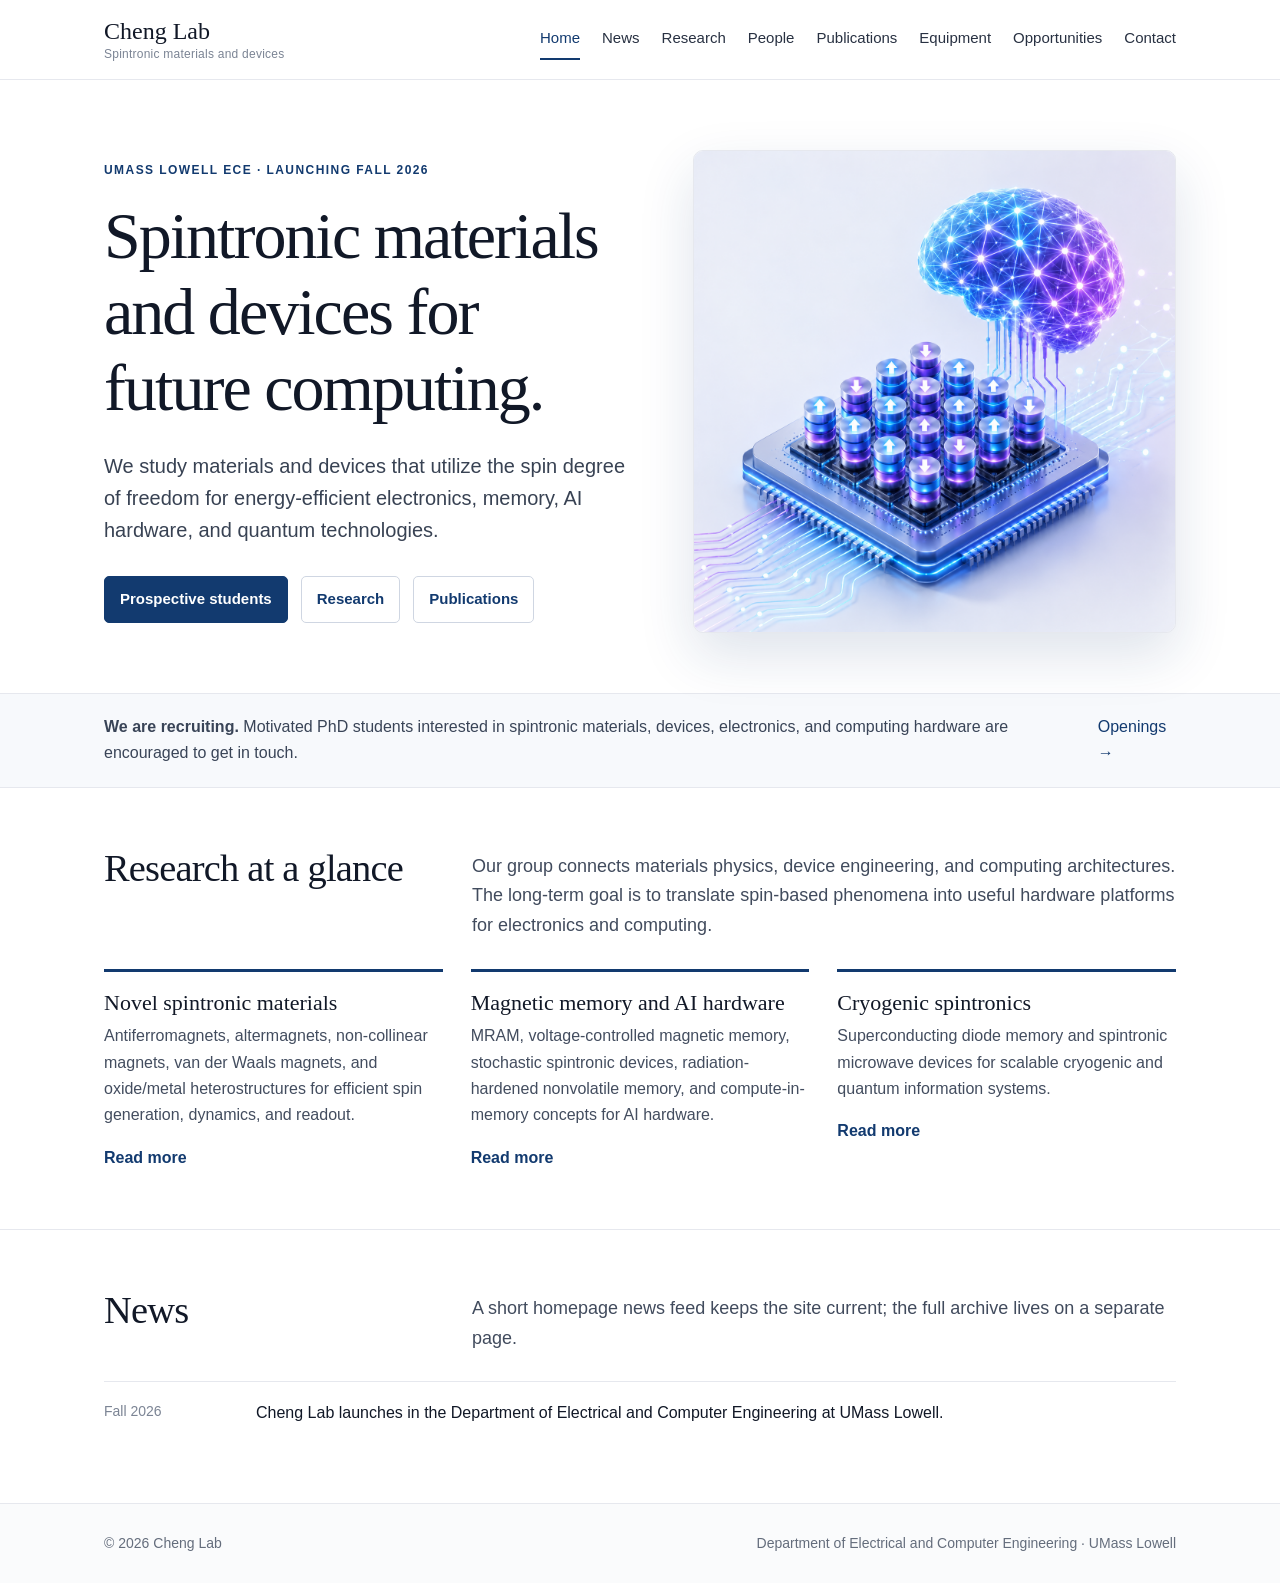
<file: index.html>
<!DOCTYPE html>
<html lang="en">
<head>
  <meta charset="utf-8" />
  <meta name="viewport" content="width=device-width, initial-scale=1" />
  <title>Cheng Lab | Spintronic Materials and Devices</title>
  <meta name="description" content="Cheng Research Group at UMass Lowell: spintronic materials, magnetic memory, electronics, and AI hardware." />
  <link rel="stylesheet" href="assets/style.css" />
</head>
<body>
  <header class="site-header">
    <div class="nav">
      <a class="brand" href="index.html">Cheng Lab<small>Spintronic materials and devices</small></a>
      <nav class="nav-links" aria-label="Main navigation">
        <a href="index.html" class="active">Home</a>
<a href="news.html" class="">News</a>
<a href="research.html" class="">Research</a>
<a href="team.html" class="">People</a>
<a href="publications.html" class="">Publications</a>
<a href="equipment.html" class="">Equipment</a>
<a href="opportunities.html" class="">Opportunities</a>
<a href="contact.html" class="">Contact</a>
      </nav>
    </div>
  </header>
  <main>

    <section class="hero">
      <div>
        <div class="kicker">UMass Lowell ECE · Launching Fall 2026</div>
        <h1>Spintronic materials and devices for future computing.</h1>
        <p class="lead">We study materials and devices that utilize the spin degree of freedom for energy-efficient electronics, memory, AI hardware, and quantum technologies.</p>
        <div class="actions">
          <a class="button primary" href="opportunities.html">Prospective students</a>
          <a class="button" href="research.html">Research</a>
          <a class="button" href="publications.html">Publications</a>
        </div>
      </div>
      <div class="hero-visual">
        <img src="assets/spin-cim.png" alt="Concept illustration of spintronic computing-in-memory hardware and an AI neural network" />
      </div>
    </section>

    <aside class="notice">
      <div class="wrap">
        <p><strong>We are recruiting.</strong> Motivated PhD students interested in spintronic materials, devices, electronics, and computing hardware are encouraged to get in touch.</p>
        <a href="opportunities.html">Openings →</a>
      </div>
    </aside>

    <section class="section">
      <div class="wrap">
        <div class="section-intro">
          <h2>Research at a glance</h2>
          <p>Our group connects materials physics, device engineering, and computing architectures. The long-term goal is to translate spin-based phenomena into useful hardware platforms for electronics and computing.</p>
        </div>
        <div class="grid-3">
          <article class="research-card">
            <h3>Novel spintronic materials</h3>
            <p>Antiferromagnets, altermagnets, non-collinear magnets, van der Waals magnets, and oxide/metal heterostructures for efficient spin generation, dynamics, and readout.</p>
            <a href="research.html#afm">Read more</a>
          </article>
          <article class="research-card">
            <h3>Magnetic memory and AI hardware</h3>
            <p>MRAM, voltage-controlled magnetic memory, stochastic spintronic devices, radiation-hardened nonvolatile memory, and compute-in-memory concepts for AI hardware.</p>
            <a href="research.html#mram">Read more</a>
          </article>
          <article class="research-card">
            <h3>Cryogenic spintronics</h3>
            <p>Superconducting diode memory and spintronic microwave devices for scalable cryogenic and quantum information systems.</p>
            <a href="research.html#cryo">Read more</a>
          </article>
        </div>
      </div>
    </section>

    <section class="section">
      <div class="wrap">
        <div class="section-intro">
          <h2>News</h2>
          <p>A short homepage news feed keeps the site current; the full archive lives on a separate page.</p>
        </div>
        <ul class="news-list">
          <li><span class="date">Fall 2026</span><p>Cheng Lab launches in the Department of Electrical and Computer Engineering at UMass Lowell.</p></li>
        </ul>
      </div>
    </section>

  </main>
  <footer class="footer">
    <div class="wrap">
      <span>© <span id="year"></span> Cheng Lab</span>
      <span>Department of Electrical and Computer Engineering · UMass Lowell</span>
    </div>
  </footer>
  <script>document.getElementById('year').textContent = new Date().getFullYear();</script>
</body>
</html>
</file>
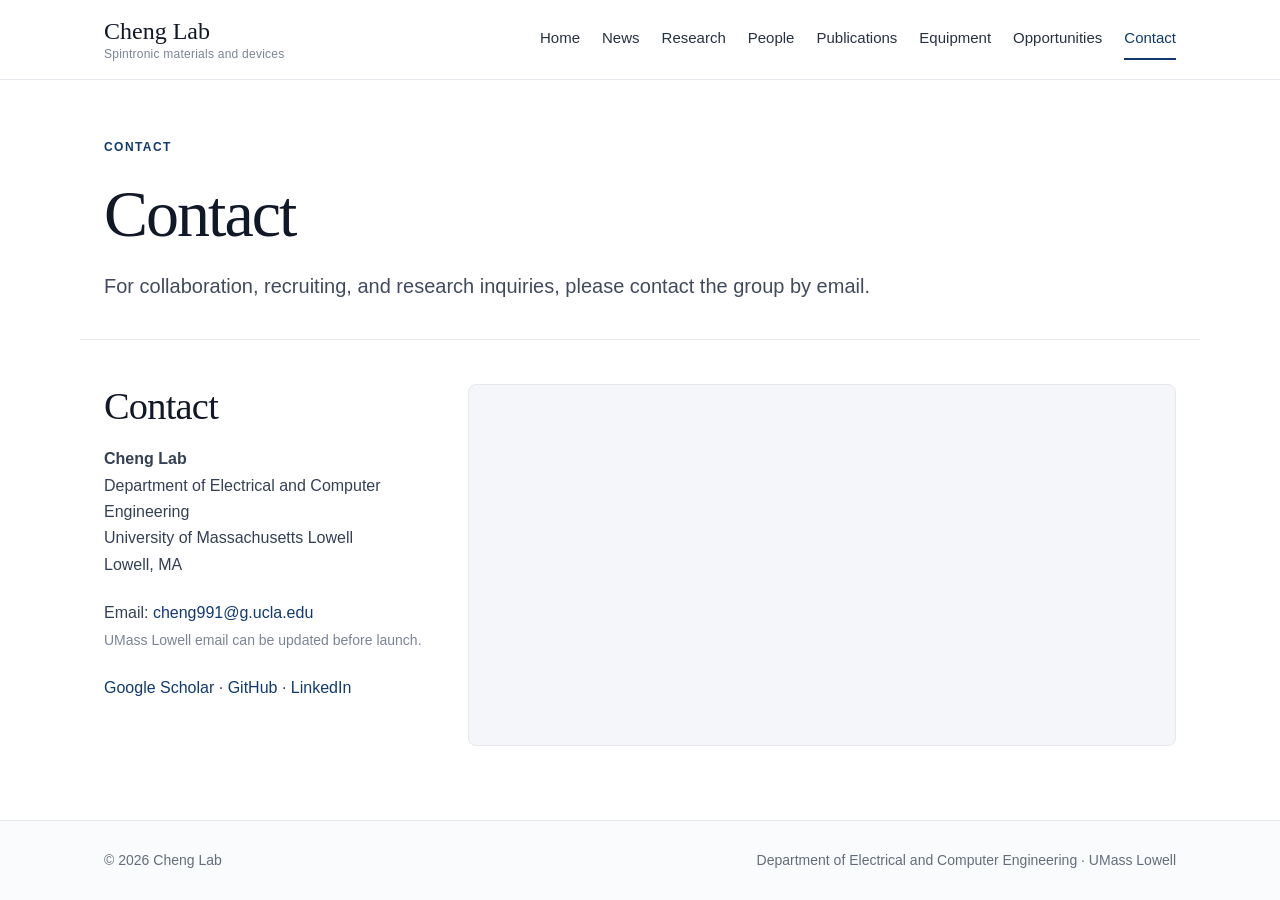
<file: contact.html>
<!DOCTYPE html>
<html lang="en">
<head>
  <meta charset="utf-8" />
  <meta name="viewport" content="width=device-width, initial-scale=1" />
  <title>Contact | Cheng Lab</title>
  <meta name="description" content="Cheng Research Group at UMass Lowell: spintronic materials, magnetic memory, electronics, and AI hardware." />
  <link rel="stylesheet" href="assets/style.css" />
</head>
<body>
  <header class="site-header">
    <div class="nav">
      <a class="brand" href="index.html">Cheng Lab<small>Spintronic materials and devices</small></a>
      <nav class="nav-links" aria-label="Main navigation">
        <a href="index.html" class="">Home</a>
<a href="news.html" class="">News</a>
<a href="research.html" class="">Research</a>
<a href="team.html" class="">People</a>
<a href="publications.html" class="">Publications</a>
<a href="equipment.html" class="">Equipment</a>
<a href="opportunities.html" class="">Opportunities</a>
<a href="contact.html" class="active">Contact</a>
      </nav>
    </div>
  </header>
  <main>

    <section class="page-hero">
      <div class="kicker">Contact</div>
      <h1>Contact</h1>
      <p>For collaboration, recruiting, and research inquiries, please contact the group by email.</p>
    </section>
    <section class="page-section">
      <div class="contact-map-grid">
        <div class="contact-info">
          <h2>Contact</h2>
          <p>
            <strong>Cheng Lab</strong><br>
            Department of Electrical and Computer Engineering<br>
            University of Massachusetts Lowell<br>
            Lowell, MA
          </p>
          <p>
            Email: <a href="mailto:cheng991@g.ucla.edu">cheng991@g.ucla.edu</a><br>
            <span class="date">UMass Lowell email can be updated before launch.</span>
          </p>
          <p>
            <a href="https://scholar.google.com/citations?user=8sIRCqMAAAAJ&hl=en&oi=sra">Google Scholar</a> ·
            <a href="https://github.com/yangchengphy">GitHub</a> ·
            <a href="https://www.linkedin.com/in/yang-cheng-physics/">LinkedIn</a>
          </p>
        </div>
        <div class="map-embed" aria-label="Map showing UMass Lowell">
          <iframe
            title="UMass Lowell map"
            src="https://www.google.com/maps?q=UMass%20Lowell%20Ball%20Hall%2C%20Lowell%2C%20MA&output=embed"
            loading="lazy"
            referrerpolicy="no-referrer-when-downgrade">
          </iframe>
        </div>
      </div>
    </section>

  </main>
  <footer class="footer">
    <div class="wrap">
      <span>© <span id="year"></span> Cheng Lab</span>
      <span>Department of Electrical and Computer Engineering · UMass Lowell</span>
    </div>
  </footer>
  <script>document.getElementById('year').textContent = new Date().getFullYear();</script>
</body>
</html>
</file>
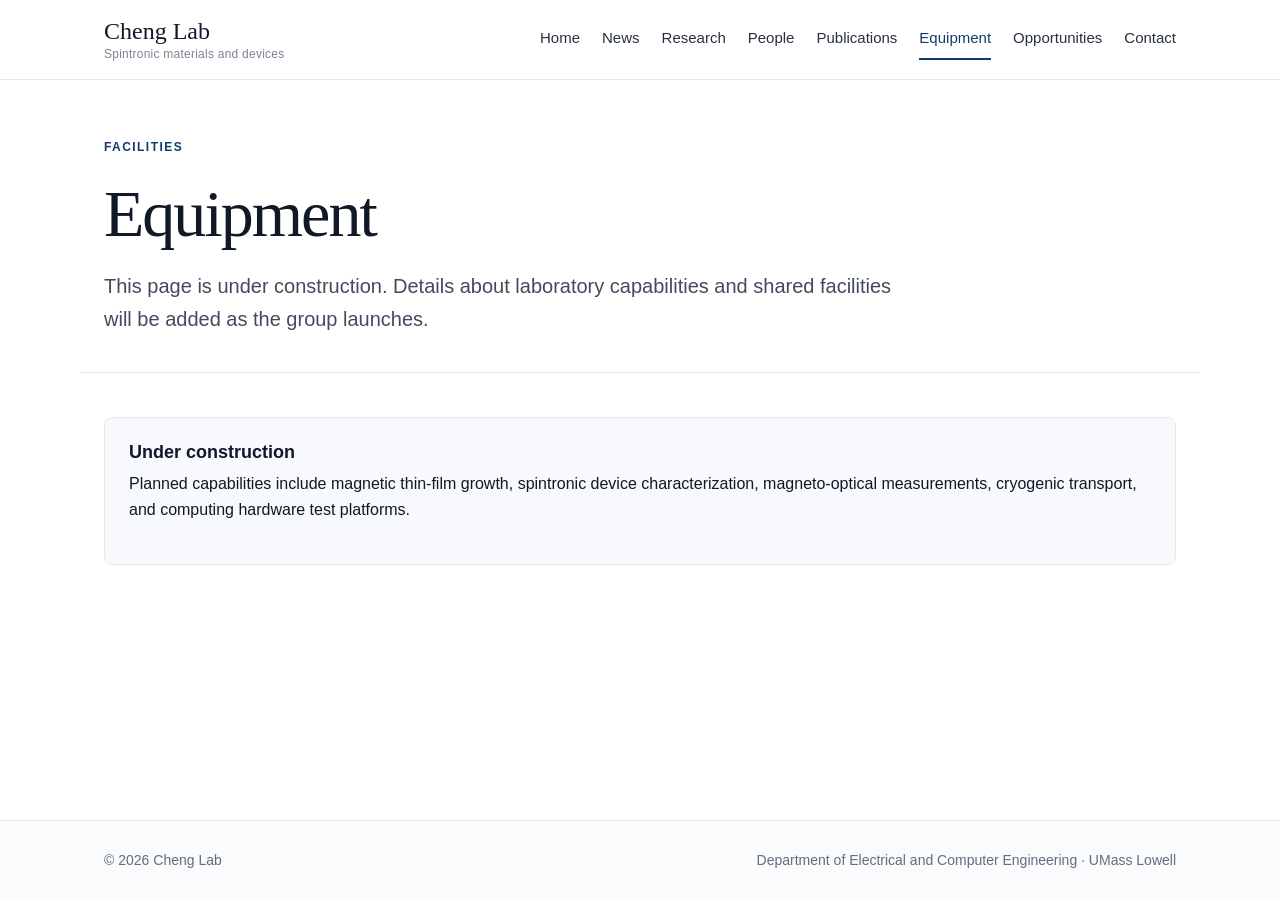
<file: equipment.html>
<!DOCTYPE html>
<html lang="en">
<head>
  <meta charset="utf-8" />
  <meta name="viewport" content="width=device-width, initial-scale=1" />
  <title>Equipment | Cheng Lab</title>
  <meta name="description" content="Cheng Research Group at UMass Lowell: spintronic materials, magnetic memory, electronics, and AI hardware." />
  <link rel="stylesheet" href="assets/style.css" />
</head>
<body>
  <header class="site-header">
    <div class="nav">
      <a class="brand" href="index.html">Cheng Lab<small>Spintronic materials and devices</small></a>
      <nav class="nav-links" aria-label="Main navigation">
        <a href="index.html" class="">Home</a>
<a href="news.html" class="">News</a>
<a href="research.html" class="">Research</a>
<a href="team.html" class="">People</a>
<a href="publications.html" class="">Publications</a>
<a href="equipment.html" class="active">Equipment</a>
<a href="opportunities.html" class="">Opportunities</a>
<a href="contact.html" class="">Contact</a>
      </nav>
    </div>
  </header>
  <main>

    <section class="page-hero">
      <div class="kicker">Facilities</div>
      <h1>Equipment</h1>
      <p>This page is under construction. Details about laboratory capabilities and shared facilities will be added as the group launches.</p>
    </section>
    <section class="page-section">
      <div class="callout">
        <h3>Under construction</h3>
        <p>Planned capabilities include magnetic thin-film growth, spintronic device characterization, magneto-optical measurements, cryogenic transport, and computing hardware test platforms.</p>
      </div>
    </section>

  </main>
  <footer class="footer">
    <div class="wrap">
      <span>© <span id="year"></span> Cheng Lab</span>
      <span>Department of Electrical and Computer Engineering · UMass Lowell</span>
    </div>
  </footer>
  <script>document.getElementById('year').textContent = new Date().getFullYear();</script>
</body>
</html>
</file>
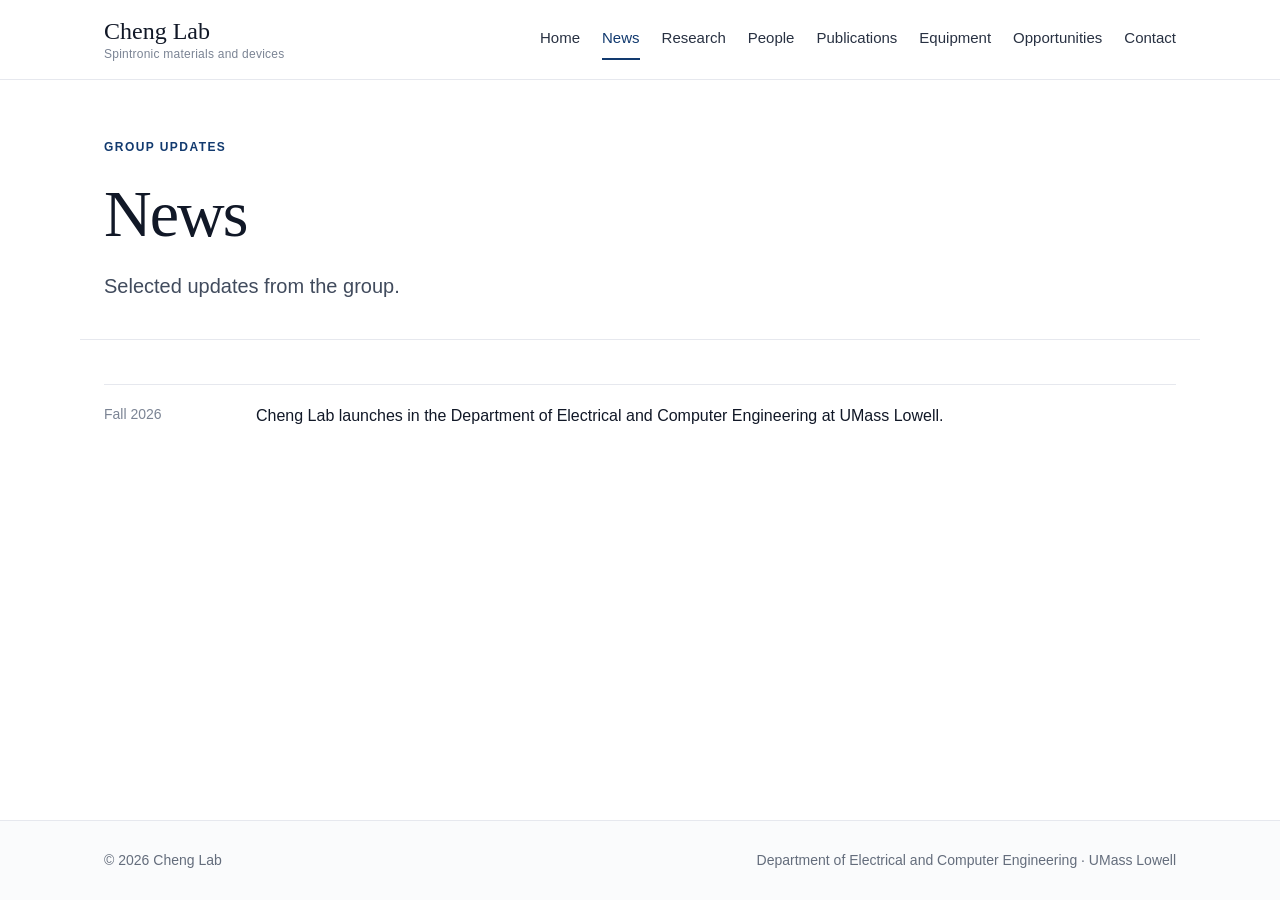
<file: news.html>
<!DOCTYPE html>
<html lang="en">
<head>
  <meta charset="utf-8" />
  <meta name="viewport" content="width=device-width, initial-scale=1" />
  <title>News | Cheng Lab</title>
  <meta name="description" content="Cheng Research Group at UMass Lowell: spintronic materials, magnetic memory, electronics, and AI hardware." />
  <link rel="stylesheet" href="assets/style.css" />
</head>
<body>
  <header class="site-header">
    <div class="nav">
      <a class="brand" href="index.html">Cheng Lab<small>Spintronic materials and devices</small></a>
      <nav class="nav-links" aria-label="Main navigation">
        <a href="index.html" class="">Home</a>
<a href="news.html" class="active">News</a>
<a href="research.html" class="">Research</a>
<a href="team.html" class="">People</a>
<a href="publications.html" class="">Publications</a>
<a href="equipment.html" class="">Equipment</a>
<a href="opportunities.html" class="">Opportunities</a>
<a href="contact.html" class="">Contact</a>
      </nav>
    </div>
  </header>
  <main>

    <section class="page-hero">
      <div class="kicker">Group updates</div>
      <h1>News</h1>
      <p>Selected updates from the group.</p>
    </section>
    <section class="page-section">
      <ul class="news-list">
        <li><span class="date">Fall 2026</span><p>Cheng Lab launches in the Department of Electrical and Computer Engineering at UMass Lowell.</p></li>
      </ul>
    </section>

  </main>
  <footer class="footer">
    <div class="wrap">
      <span>© <span id="year"></span> Cheng Lab</span>
      <span>Department of Electrical and Computer Engineering · UMass Lowell</span>
    </div>
  </footer>
  <script>document.getElementById('year').textContent = new Date().getFullYear();</script>
</body>
</html>
</file>
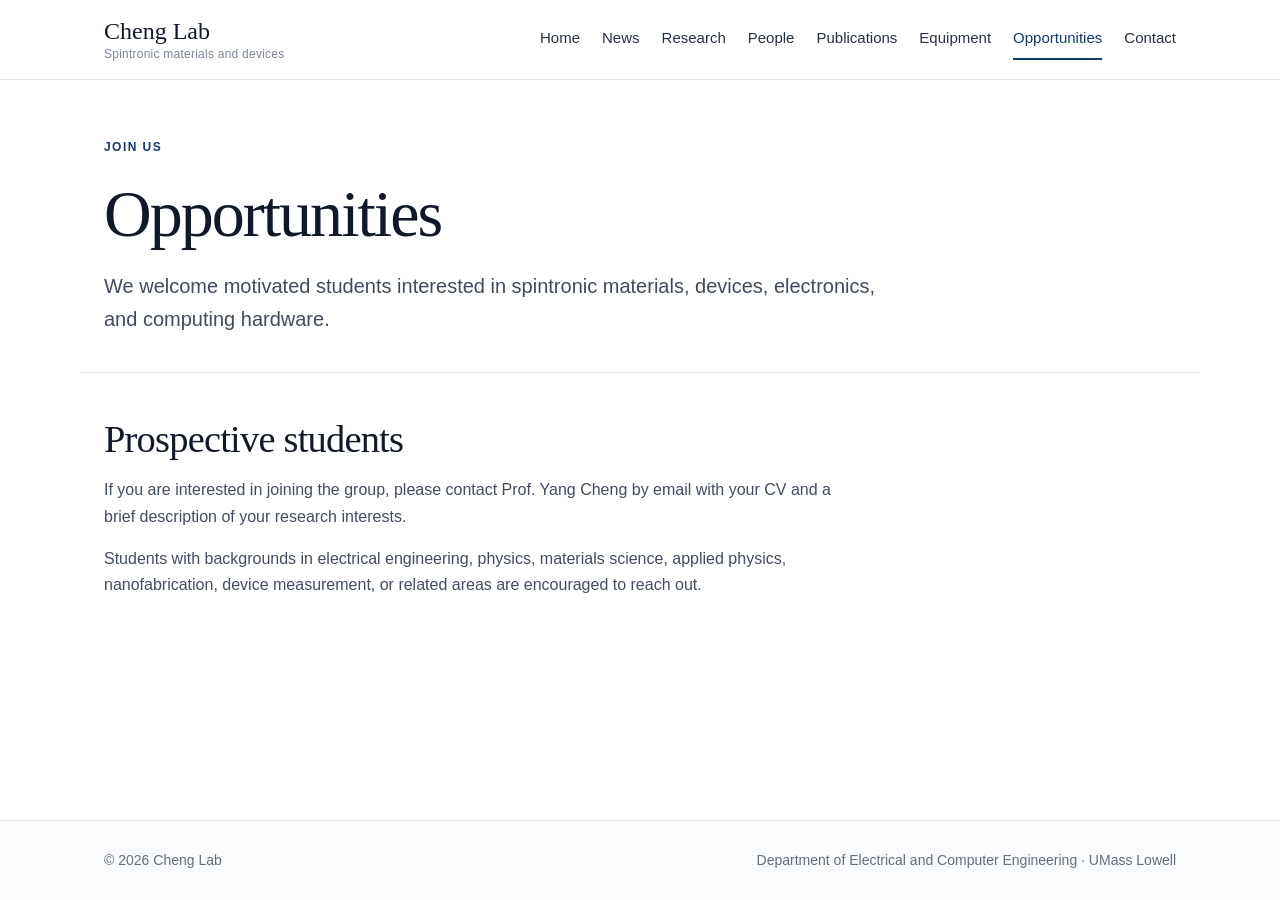
<file: opportunities.html>
<!DOCTYPE html>
<html lang="en">
<head>
  <meta charset="utf-8" />
  <meta name="viewport" content="width=device-width, initial-scale=1" />
  <title>Opportunities | Cheng Lab</title>
  <meta name="description" content="Cheng Research Group at UMass Lowell: spintronic materials, magnetic memory, electronics, and AI hardware." />
  <link rel="stylesheet" href="assets/style.css" />
</head>
<body>
  <header class="site-header">
    <div class="nav">
      <a class="brand" href="index.html">Cheng Lab<small>Spintronic materials and devices</small></a>
      <nav class="nav-links" aria-label="Main navigation">
        <a href="index.html" class="">Home</a>
<a href="news.html" class="">News</a>
<a href="research.html" class="">Research</a>
<a href="team.html" class="">People</a>
<a href="publications.html" class="">Publications</a>
<a href="equipment.html" class="">Equipment</a>
<a href="opportunities.html" class="active">Opportunities</a>
<a href="contact.html" class="">Contact</a>
      </nav>
    </div>
  </header>
  <main>

    <section class="page-hero">
      <div class="kicker">Join us</div>
      <h1>Opportunities</h1>
      <p>We welcome motivated students interested in spintronic materials, devices, electronics, and computing hardware.</p>
    </section>
    <section class="page-section">
      <div class="page-copy simple-copy">
        <h2>Prospective students</h2>
        <p>If you are interested in joining the group, please contact Prof. Yang Cheng by email with your CV and a brief description of your research interests.</p>
        <p>Students with backgrounds in electrical engineering, physics, materials science, applied physics, nanofabrication, device measurement, or related areas are encouraged to reach out.</p>
      </div>
    </section>

  </main>
  <footer class="footer">
    <div class="wrap">
      <span>© <span id="year"></span> Cheng Lab</span>
      <span>Department of Electrical and Computer Engineering · UMass Lowell</span>
    </div>
  </footer>
  <script>document.getElementById('year').textContent = new Date().getFullYear();</script>
</body>
</html>
</file>
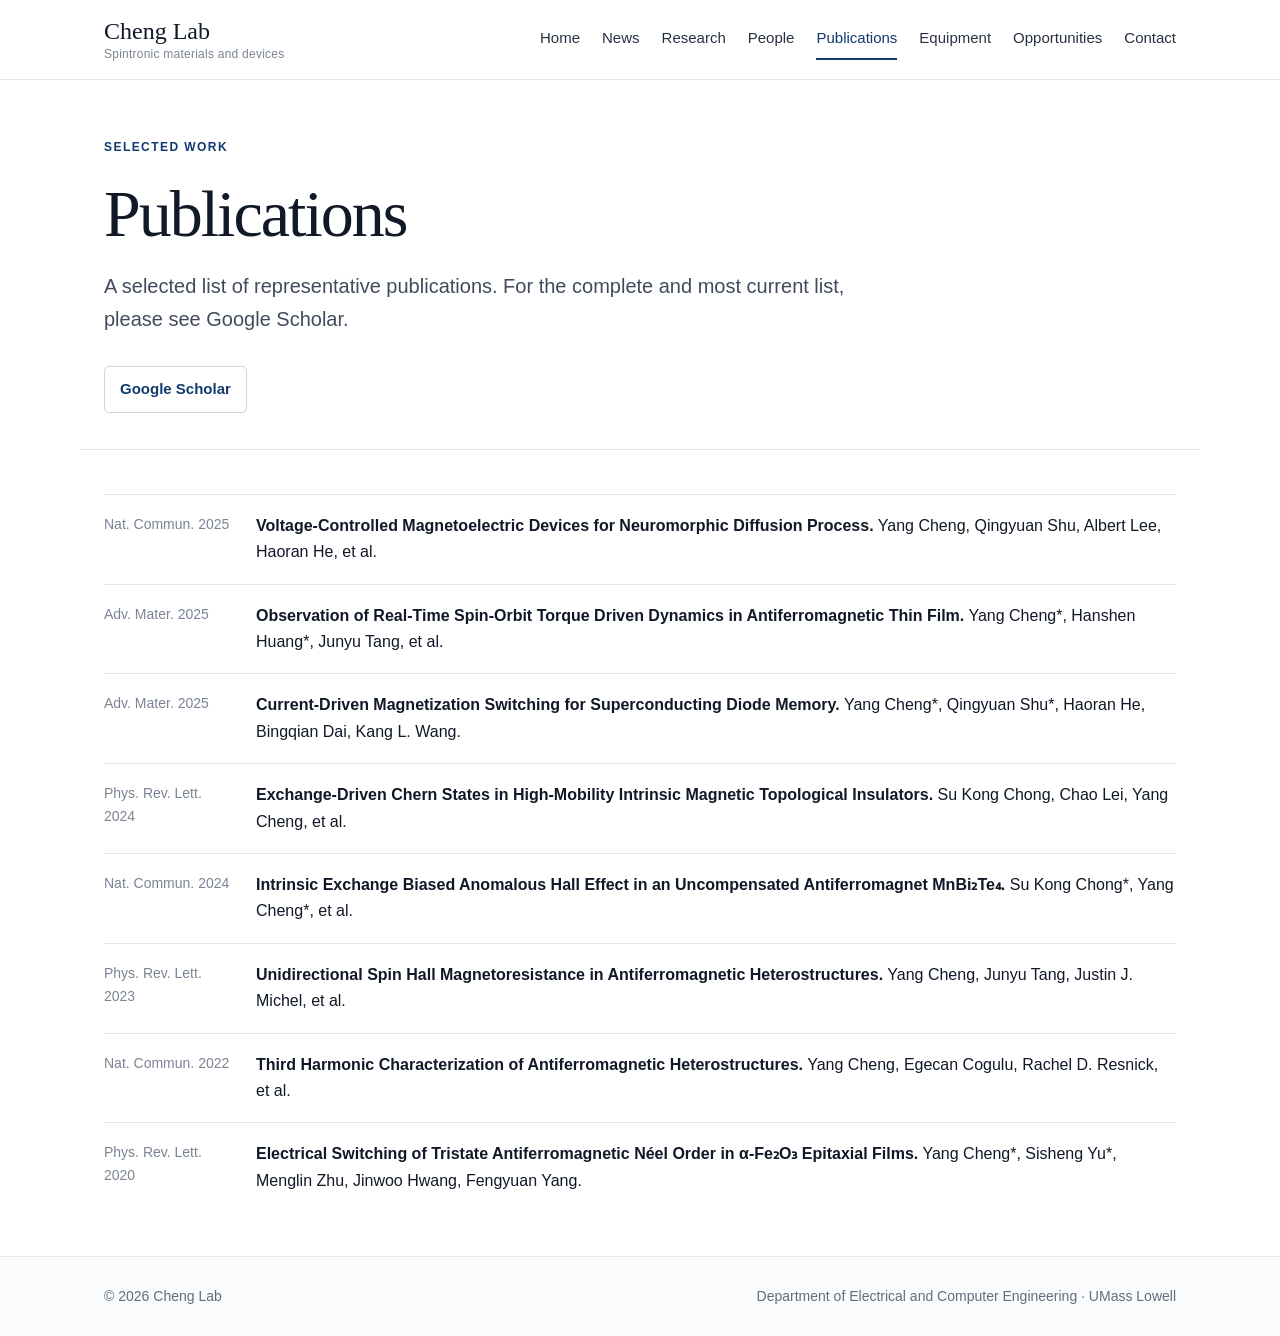
<file: publications.html>
<!DOCTYPE html>
<html lang="en">
<head>
  <meta charset="utf-8" />
  <meta name="viewport" content="width=device-width, initial-scale=1" />
  <title>Publications | Cheng Lab</title>
  <meta name="description" content="Cheng Research Group at UMass Lowell: spintronic materials, magnetic memory, electronics, and AI hardware." />
  <link rel="stylesheet" href="assets/style.css" />
</head>
<body>
  <header class="site-header">
    <div class="nav">
      <a class="brand" href="index.html">Cheng Lab<small>Spintronic materials and devices</small></a>
      <nav class="nav-links" aria-label="Main navigation">
        <a href="index.html" class="">Home</a>
<a href="news.html" class="">News</a>
<a href="research.html" class="">Research</a>
<a href="team.html" class="">People</a>
<a href="publications.html" class="active">Publications</a>
<a href="equipment.html" class="">Equipment</a>
<a href="opportunities.html" class="">Opportunities</a>
<a href="contact.html" class="">Contact</a>
      </nav>
    </div>
  </header>
  <main>

    <section class="page-hero">
      <div class="kicker">Selected work</div>
      <h1>Publications</h1>
      <p>A selected list of representative publications. For the complete and most current list, please see Google Scholar.</p>
      <div class="actions"><a class="button" href="https://scholar.google.com/citations?user=8sIRCqMAAAAJ&hl=en&oi=sra">Google Scholar</a></div>
    </section>
    <section class="page-section">
      <ul class="pub-list">
        <li><span class="venue">Nat. Commun. 2025</span><p><strong>Voltage-Controlled Magnetoelectric Devices for Neuromorphic Diffusion Process.</strong> Yang Cheng, Qingyuan Shu, Albert Lee, Haoran He, et al.</p></li>
        <li><span class="venue">Adv. Mater. 2025</span><p><strong>Observation of Real-Time Spin-Orbit Torque Driven Dynamics in Antiferromagnetic Thin Film.</strong> Yang Cheng*, Hanshen Huang*, Junyu Tang, et al.</p></li>
        <li><span class="venue">Adv. Mater. 2025</span><p><strong>Current-Driven Magnetization Switching for Superconducting Diode Memory.</strong> Yang Cheng*, Qingyuan Shu*, Haoran He, Bingqian Dai, Kang L. Wang.</p></li>
        <li><span class="venue">Phys. Rev. Lett. 2024</span><p><strong>Exchange-Driven Chern States in High-Mobility Intrinsic Magnetic Topological Insulators.</strong> Su Kong Chong, Chao Lei, Yang Cheng, et al.</p></li>
        <li><span class="venue">Nat. Commun. 2024</span><p><strong>Intrinsic Exchange Biased Anomalous Hall Effect in an Uncompensated Antiferromagnet MnBi₂Te₄.</strong> Su Kong Chong*, Yang Cheng*, et al.</p></li>
        <li><span class="venue">Phys. Rev. Lett. 2023</span><p><strong>Unidirectional Spin Hall Magnetoresistance in Antiferromagnetic Heterostructures.</strong> Yang Cheng, Junyu Tang, Justin J. Michel, et al.</p></li>
        <li><span class="venue">Nat. Commun. 2022</span><p><strong>Third Harmonic Characterization of Antiferromagnetic Heterostructures.</strong> Yang Cheng, Egecan Cogulu, Rachel D. Resnick, et al.</p></li>
        <li><span class="venue">Phys. Rev. Lett. 2020</span><p><strong>Electrical Switching of Tristate Antiferromagnetic Néel Order in α-Fe₂O₃ Epitaxial Films.</strong> Yang Cheng*, Sisheng Yu*, Menglin Zhu, Jinwoo Hwang, Fengyuan Yang.</p></li>
      </ul>
    </section>

  </main>
  <footer class="footer">
    <div class="wrap">
      <span>© <span id="year"></span> Cheng Lab</span>
      <span>Department of Electrical and Computer Engineering · UMass Lowell</span>
    </div>
  </footer>
  <script>document.getElementById('year').textContent = new Date().getFullYear();</script>
</body>
</html>
</file>
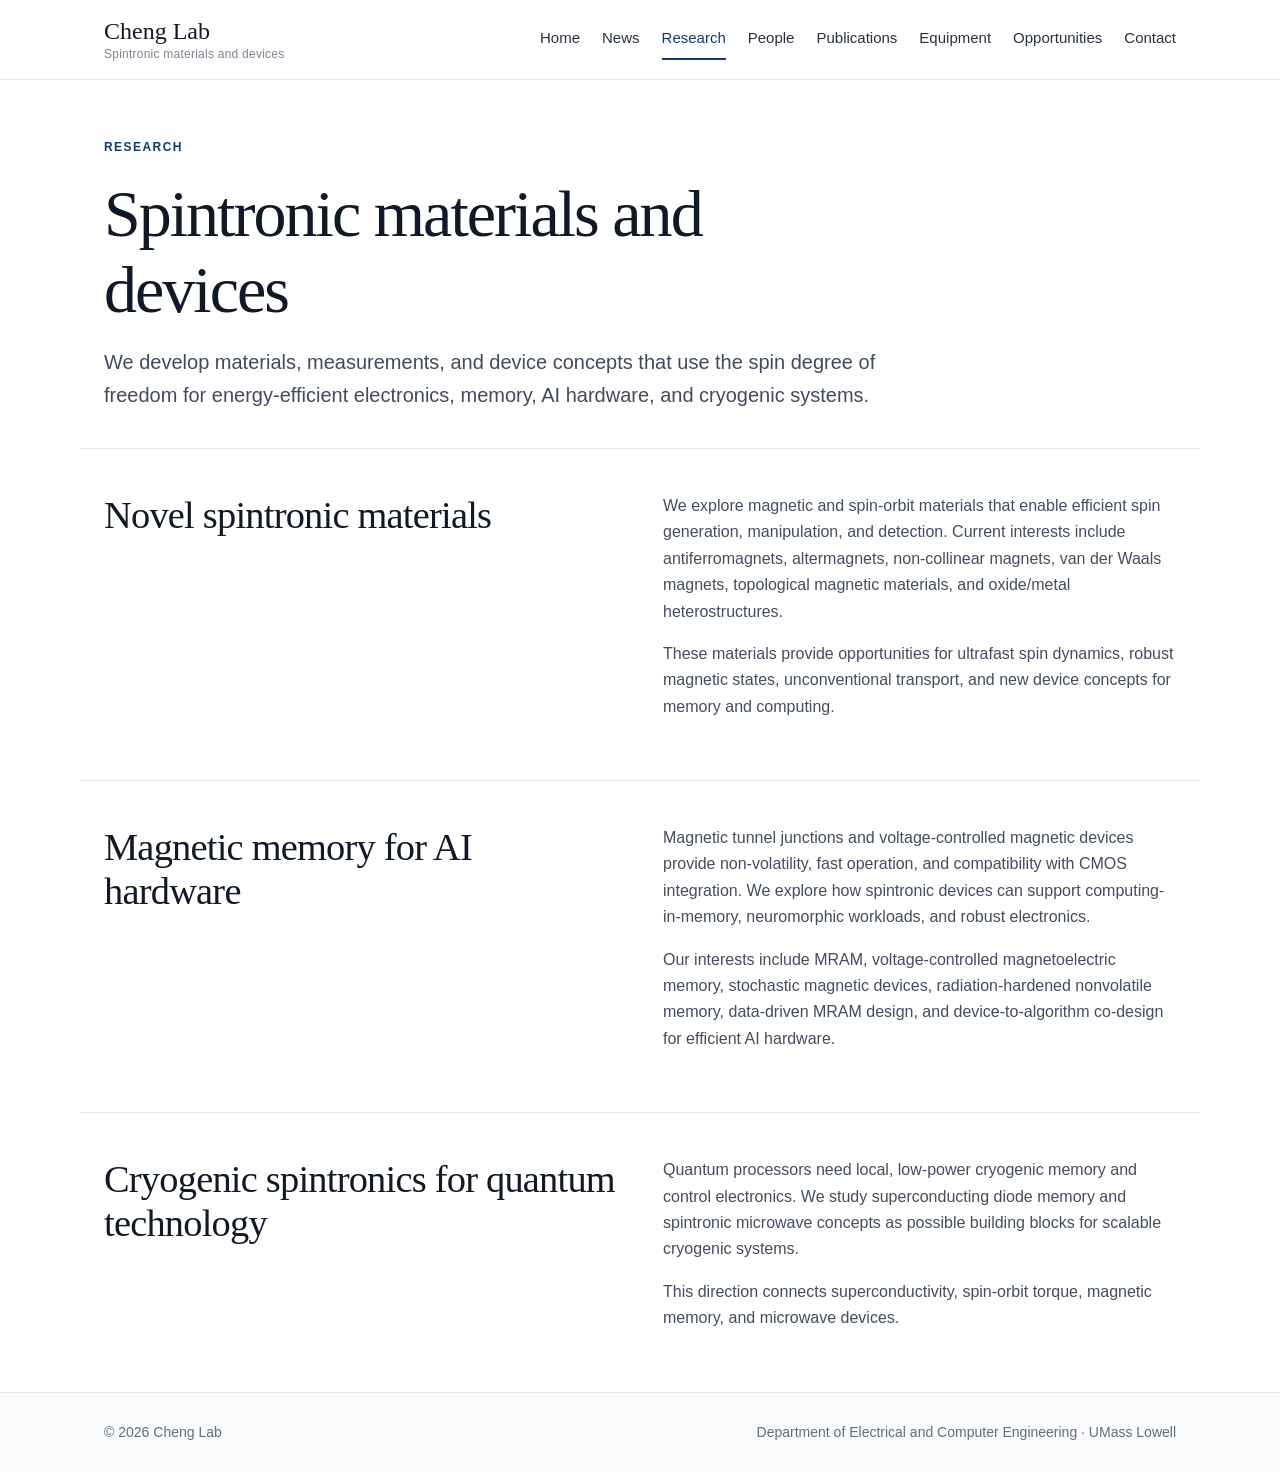
<file: research.html>
<!DOCTYPE html>
<html lang="en">
<head>
  <meta charset="utf-8" />
  <meta name="viewport" content="width=device-width, initial-scale=1" />
  <title>Research | Cheng Lab</title>
  <meta name="description" content="Cheng Research Group at UMass Lowell: spintronic materials, magnetic memory, electronics, and AI hardware." />
  <link rel="stylesheet" href="assets/style.css" />
</head>
<body>
  <header class="site-header">
    <div class="nav">
      <a class="brand" href="index.html">Cheng Lab<small>Spintronic materials and devices</small></a>
      <nav class="nav-links" aria-label="Main navigation">
        <a href="index.html" class="">Home</a>
<a href="news.html" class="">News</a>
<a href="research.html" class="active">Research</a>
<a href="team.html" class="">People</a>
<a href="publications.html" class="">Publications</a>
<a href="equipment.html" class="">Equipment</a>
<a href="opportunities.html" class="">Opportunities</a>
<a href="contact.html" class="">Contact</a>
      </nav>
    </div>
  </header>
  <main>

    <section class="page-hero">
      <div class="kicker">Research</div>
      <h1>Spintronic materials and devices</h1>
      <p>We develop materials, measurements, and device concepts that use the spin degree of freedom for energy-efficient electronics, memory, AI hardware, and cryogenic systems.</p>
    </section>
    <section class="page-section" id="afm">
      <div class="two-col page-copy">
        <div><h2>Novel spintronic materials</h2></div>
        <div>
          <p>We explore magnetic and spin-orbit materials that enable efficient spin generation, manipulation, and detection. Current interests include antiferromagnets, altermagnets, non-collinear magnets, van der Waals magnets, topological magnetic materials, and oxide/metal heterostructures.</p>
          <p>These materials provide opportunities for ultrafast spin dynamics, robust magnetic states, unconventional transport, and new device concepts for memory and computing.</p>
        </div>
      </div>
    </section>
    <section class="page-section" id="mram">
      <div class="two-col page-copy">
        <div><h2>Magnetic memory for AI hardware</h2></div>
        <div>
          <p>Magnetic tunnel junctions and voltage-controlled magnetic devices provide non-volatility, fast operation, and compatibility with CMOS integration. We explore how spintronic devices can support computing-in-memory, neuromorphic workloads, and robust electronics.</p>
          <p>Our interests include MRAM, voltage-controlled magnetoelectric memory, stochastic magnetic devices, radiation-hardened nonvolatile memory, data-driven MRAM design, and device-to-algorithm co-design for efficient AI hardware.</p>
        </div>
      </div>
    </section>
    <section class="page-section" id="cryo">
      <div class="two-col page-copy">
        <div><h2>Cryogenic spintronics for quantum technology</h2></div>
        <div>
          <p>Quantum processors need local, low-power cryogenic memory and control electronics. We study superconducting diode memory and spintronic microwave concepts as possible building blocks for scalable cryogenic systems.</p>
          <p>This direction connects superconductivity, spin-orbit torque, magnetic memory, and microwave devices.</p>
        </div>
      </div>
    </section>

  </main>
  <footer class="footer">
    <div class="wrap">
      <span>© <span id="year"></span> Cheng Lab</span>
      <span>Department of Electrical and Computer Engineering · UMass Lowell</span>
    </div>
  </footer>
  <script>document.getElementById('year').textContent = new Date().getFullYear();</script>
</body>
</html>
</file>
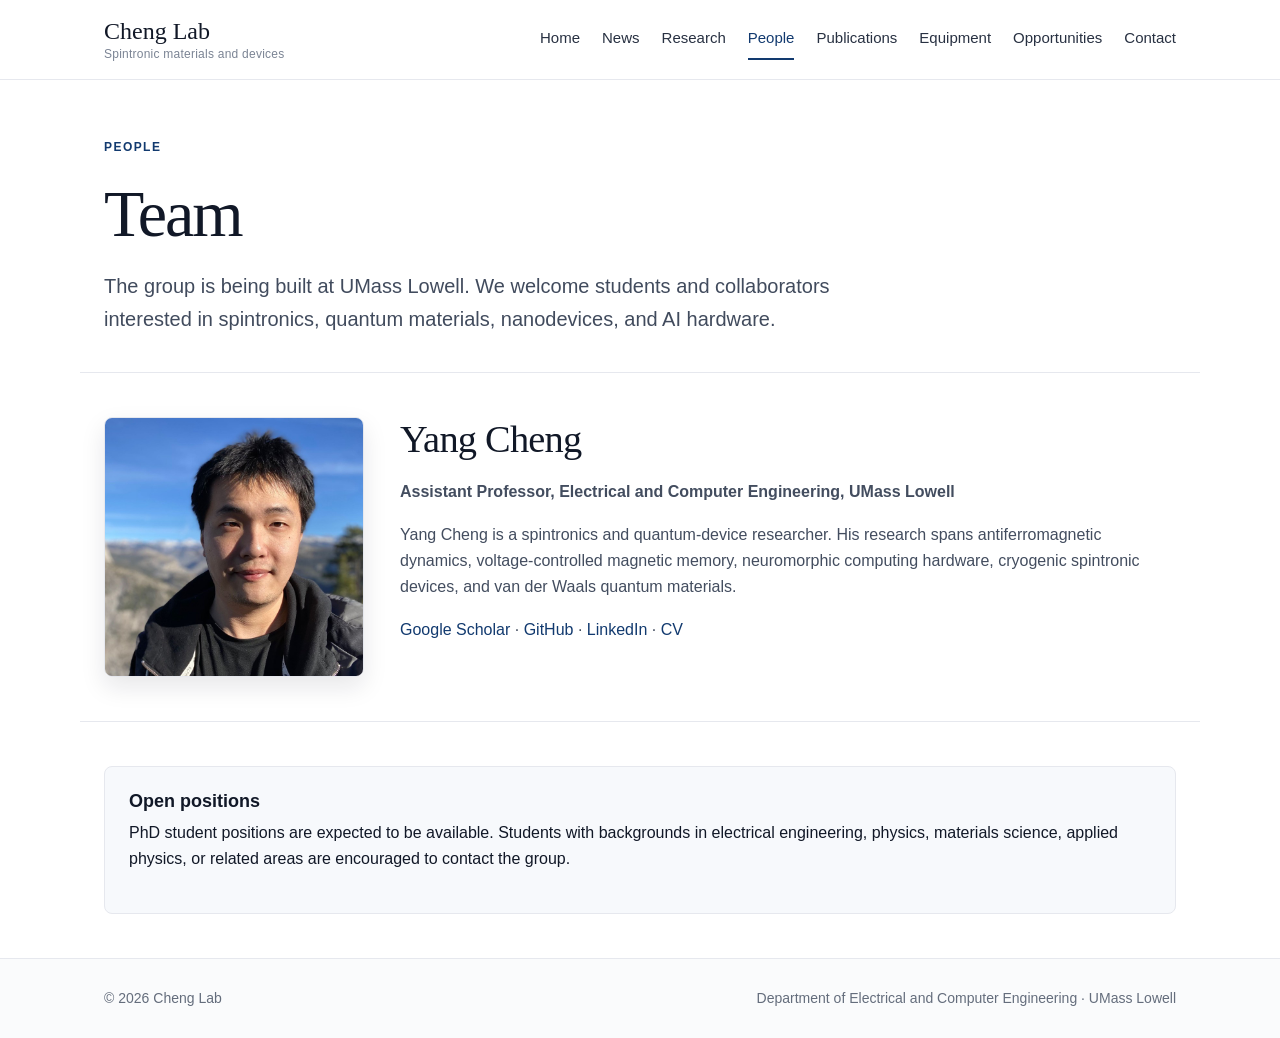
<file: team.html>
<!DOCTYPE html>
<html lang="en">
<head>
  <meta charset="utf-8" />
  <meta name="viewport" content="width=device-width, initial-scale=1" />
  <title>People | Cheng Lab</title>
  <meta name="description" content="Cheng Research Group at UMass Lowell: spintronic materials, magnetic memory, electronics, and AI hardware." />
  <link rel="stylesheet" href="assets/style.css" />
</head>
<body>
  <header class="site-header">
    <div class="nav">
      <a class="brand" href="index.html">Cheng Lab<small>Spintronic materials and devices</small></a>
      <nav class="nav-links" aria-label="Main navigation">
        <a href="index.html" class="">Home</a>
<a href="news.html" class="">News</a>
<a href="research.html" class="">Research</a>
<a href="team.html" class="active">People</a>
<a href="publications.html" class="">Publications</a>
<a href="equipment.html" class="">Equipment</a>
<a href="opportunities.html" class="">Opportunities</a>
<a href="contact.html" class="">Contact</a>
      </nav>
    </div>
  </header>
  <main>

    <section class="page-hero">
      <div class="kicker">People</div>
      <h1>Team</h1>
      <p>The group is being built at UMass Lowell. We welcome students and collaborators interested in spintronics, quantum materials, nanodevices, and AI hardware.</p>
    </section>
    <section class="page-section">
      <div class="profile">
        <img class="portrait" src="assets/yang-cheng.jpg" alt="Yang Cheng" />
        <div class="page-copy">
          <h2>Yang Cheng</h2>
          <p><strong>Assistant Professor, Electrical and Computer Engineering, UMass Lowell</strong></p>
          <p>Yang Cheng is a spintronics and quantum-device researcher. His research spans antiferromagnetic dynamics, voltage-controlled magnetic memory, neuromorphic computing hardware, cryogenic spintronic devices, and van der Waals quantum materials.</p>
          <p><a href="https://scholar.google.com/citations?user=8sIRCqMAAAAJ&hl=en&oi=sra">Google Scholar</a> · <a href="https://github.com/yangchengphy">GitHub</a> · <a href="https://www.linkedin.com/in/yang-cheng-physics/">LinkedIn</a> · <a href="assets/Yang_Cheng_CV.pdf">CV</a></p>
        </div>
      </div>
    </section>
    <section class="page-section">
      <div class="callout">
        <h3>Open positions</h3>
        <p>PhD student positions are expected to be available. Students with backgrounds in electrical engineering, physics, materials science, applied physics, or related areas are encouraged to contact the group.</p>
      </div>
    </section>

  </main>
  <footer class="footer">
    <div class="wrap">
      <span>© <span id="year"></span> Cheng Lab</span>
      <span>Department of Electrical and Computer Engineering · UMass Lowell</span>
    </div>
  </footer>
  <script>document.getElementById('year').textContent = new Date().getFullYear();</script>
</body>
</html>
</file>
<file: assets/style.css>
:root{
  --ink:#111827;
  --muted:#5b6472;
  --faint:#7b8494;
  --line:#e6e8ee;
  --bg:#ffffff;
  --soft:#f6f8fb;
  --blue:#123a6f;
  --blue2:#2a5d9f;
  --max:1120px;
}
*{box-sizing:border-box}
html{scroll-behavior:smooth}
body{
  margin:0;
  background:var(--bg);
  color:var(--ink);
  font-family:-apple-system,BlinkMacSystemFont,"Segoe UI",Roboto,"Helvetica Neue",Arial,sans-serif;
  font-size:16px;
  line-height:1.65;
}
a{color:var(--blue);text-decoration:none}
a:hover{text-decoration:underline;text-underline-offset:3px}
.site-header{
  border-bottom:1px solid var(--line);
  background:rgba(255,255,255,.97);
  position:sticky;
  top:0;
  z-index:10;
}
.nav{
  max-width:var(--max);
  margin:0 auto;
  padding:18px 24px;
  display:flex;
  align-items:center;
  justify-content:space-between;
  gap:24px;
}
.brand{
  font-family:Georgia,"Times New Roman",serif;
  font-size:24px;
  line-height:1.15;
  color:var(--ink);
  text-decoration:none;
  white-space:nowrap;
}
.brand small{
  display:block;
  font-family:-apple-system,BlinkMacSystemFont,"Segoe UI",Roboto,"Helvetica Neue",Arial,sans-serif;
  font-size:12px;
  font-weight:500;
  color:var(--faint);
  margin-top:2px;
  letter-spacing:.02em;
}
.nav-links{
  display:flex;
  align-items:center;
  gap:22px;
  font-size:15px;
  white-space:nowrap;
}
.nav-links a{
  color:#283142;
  text-decoration:none;
  padding:7px 0;
  border-bottom:2px solid transparent;
}
.nav-links a:hover,.nav-links a.active{
  color:var(--blue);
  border-bottom-color:var(--blue);
}
main{min-height:calc(100vh - 160px)}
.wrap{max-width:var(--max);margin:0 auto;padding:0 24px}
.hero{
  max-width:var(--max);
  margin:0 auto;
  padding:70px 24px 60px;
  display:grid;
  grid-template-columns:1.05fr .95fr;
  gap:56px;
  align-items:center;
}
.kicker{
  color:var(--blue);
  text-transform:uppercase;
  letter-spacing:.12em;
  font-weight:700;
  font-size:12px;
  margin-bottom:18px;
}
h1,h2,h3{
  font-family:Georgia,"Times New Roman",serif;
  line-height:1.15;
  margin:0;
  font-weight:500;
}
h1{font-size:clamp(40px,5.5vw,66px);letter-spacing:-.03em;max-width:720px}
h2{font-size:clamp(28px,3vw,42px);letter-spacing:-.02em;margin-bottom:18px}
h3{font-size:22px;margin-bottom:8px}
p{margin-top:0}
.lead{font-size:20px;line-height:1.6;color:#384253;max-width:720px;margin:24px 0 0}
.actions{display:flex;gap:13px;flex-wrap:wrap;margin-top:30px}
.button{
  display:inline-flex;
  align-items:center;
  justify-content:center;
  border:1px solid #cfd6e2;
  border-radius:5px;
  padding:10px 15px;
  font-weight:600;
  color:var(--blue);
  background:#fff;
  text-decoration:none;
  font-size:15px;
}
.button.primary{background:var(--blue);border-color:var(--blue);color:#fff}
.button:hover{background:#f3f6fb;text-decoration:none}
.button.primary:hover{background:#0d2e59;color:#fff}
.hero-visual img{
  display:block;
  width:100%;
  border-radius:10px;
  border:1px solid var(--line);
  box-shadow:0 22px 55px rgba(18,58,111,.14);
  background:#f8fbff;
}
.notice{
  border-top:1px solid var(--line);
  border-bottom:1px solid var(--line);
  background:#f7f9fc;
}
.notice .wrap{
  padding-top:20px;
  padding-bottom:20px;
  display:flex;
  justify-content:space-between;
  gap:24px;
  align-items:center;
}
.notice p{margin:0;color:#394457}
.section{padding:58px 0;border-bottom:1px solid var(--line)}
.section:last-child{border-bottom:0}
.section-intro{
  display:grid;
  grid-template-columns:320px 1fr;
  gap:48px;
  align-items:start;
  margin-bottom:28px;
}
.section-intro p{font-size:18px;color:#414b5d;margin:6px 0 0}
.grid-3{display:grid;grid-template-columns:repeat(3,1fr);gap:28px}
.research-card,.info-card{
  border-top:3px solid var(--blue);
  padding-top:18px;
}
.research-card p,.info-card p,.page-copy p,.page-copy li{color:#434d5f}
.research-card a{font-weight:600}
.news-list,.pub-list,.plain-list{list-style:none;margin:0;padding:0}
.news-list li,.pub-list li{
  display:grid;
  grid-template-columns:130px 1fr;
  gap:22px;
  border-top:1px solid var(--line);
  padding:18px 0;
}
.date,.venue{color:var(--faint);font-size:14px}
.news-list p,.pub-list p{margin:0}
.page-hero{
  max-width:var(--max);
  margin:0 auto;
  padding:58px 24px 36px;
  border-bottom:1px solid var(--line);
}
.page-hero p{font-size:20px;color:#414b5d;max-width:800px;margin:18px 0 0}
.page-section{max-width:var(--max);margin:0 auto;padding:44px 24px;border-bottom:1px solid var(--line)}
.page-section:last-child{border-bottom:0}
.two-col{display:grid;grid-template-columns:1fr 1fr;gap:46px;align-items:start}
.profile{display:grid;grid-template-columns:260px 1fr;gap:36px;align-items:start}
.portrait{
  width:100%;
  aspect-ratio:1/1;
  object-fit:cover;
  border-radius:8px;
  border:1px solid var(--line);
  box-shadow:0 10px 25px rgba(17,24,39,.10);
}
.callout{
  background:#f7f9fc;
  border:1px solid var(--line);
  padding:24px;
  border-radius:8px;
}
.callout h3{font-family:-apple-system,BlinkMacSystemFont,"Segoe UI",Roboto,"Helvetica Neue",Arial,sans-serif;font-weight:700;font-size:18px;margin-bottom:8px}
.contact-grid{display:grid;grid-template-columns:repeat(3,1fr);gap:28px}

.contact-map-grid{
  display:grid;
  grid-template-columns:320px 1fr;
  gap:44px;
  align-items:start;
}
.contact-info h2{margin-bottom:18px}
.contact-info p{color:#344055;margin-bottom:22px}
.map-embed{
  border:1px solid var(--line);
  border-radius:8px;
  overflow:hidden;
  background:#f4f6f9;
  min-height:360px;
}
.map-embed iframe{
  display:block;
  width:100%;
  height:360px;
  border:0;
}

.footer{border-top:1px solid var(--line);background:#fafbfc;color:#646d7c}
.footer .wrap{padding-top:28px;padding-bottom:28px;display:flex;justify-content:space-between;gap:20px;flex-wrap:wrap;font-size:14px}
@media (max-width:920px){
  .nav{align-items:flex-start;flex-direction:column;gap:10px}
  .nav-links{flex-wrap:wrap;gap:10px 16px;white-space:normal}
  .hero,.section-intro,.grid-3,.two-col,.profile,.contact-grid,.contact-map-grid{grid-template-columns:1fr}
  .hero{padding-top:36px}
  .notice .wrap{align-items:flex-start;flex-direction:column}
  .news-list li,.pub-list li{grid-template-columns:1fr;gap:4px}
}

.simple-copy{max-width:760px}
.simple-copy h2{margin-bottom:16px}
</file>
